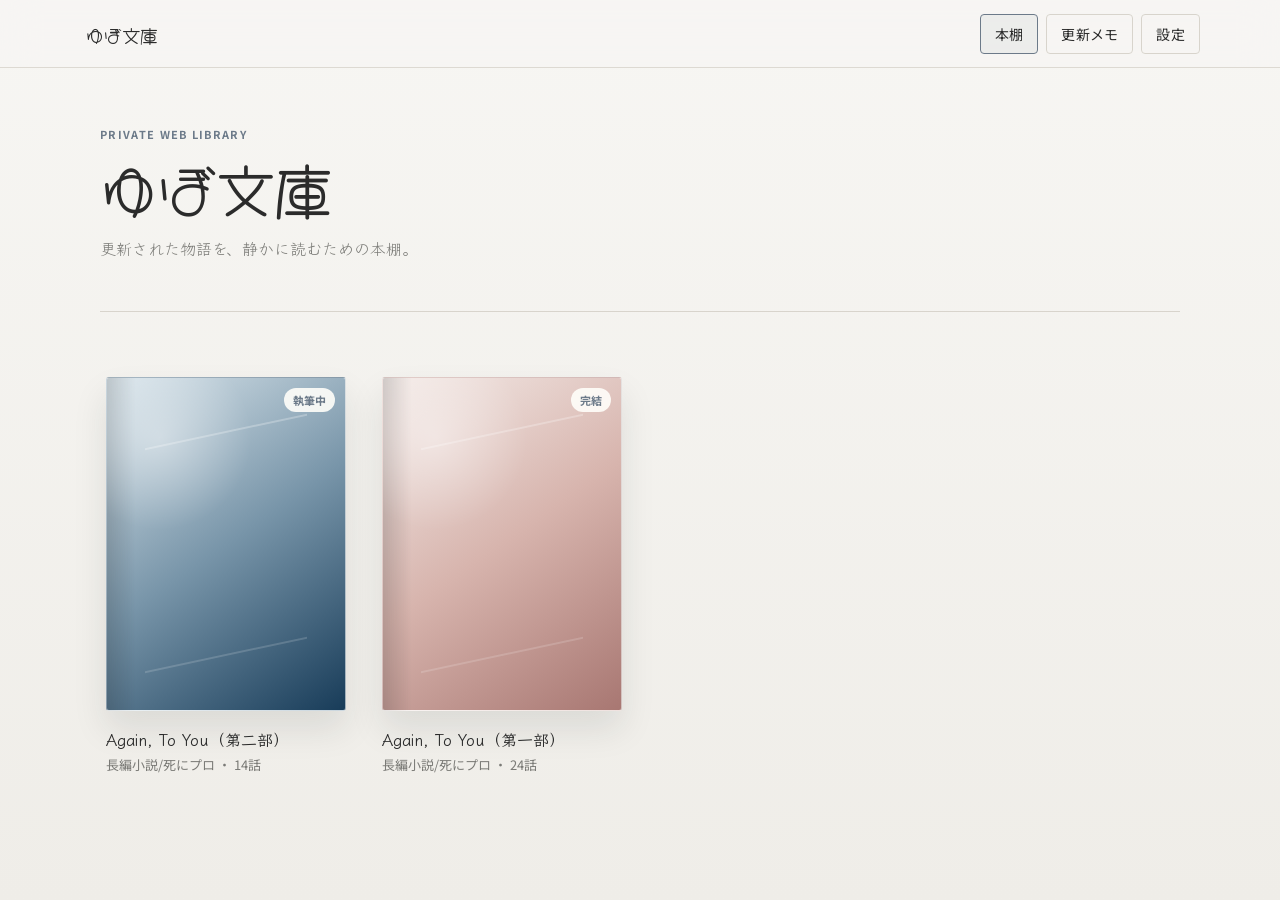
<file: index.html>
<!doctype html>
<html lang="ja">
  <head>
    <meta charset="utf-8">
    <meta name="viewport" content="width=device-width, initial-scale=1">
    <title>ゆぼ文庫</title>
    <meta name="description" content="ゆぼの小さなWeb文庫です。">
    <link rel="preconnect" href="https://fonts.googleapis.com">
    <link rel="preconnect" href="https://fonts.gstatic.com" crossorigin>
    <link href="https://fonts.googleapis.com/css2?family=Hachi+Maru+Pop&family=Klee+One:wght@400;600&family=Noto+Sans+JP:wght@400;500;700&family=Noto+Serif+JP:wght@400;500;600;700&display=swap" rel="stylesheet">
    <link rel="stylesheet" href="./styles.css">
  </head>
  <body>
    <div id="app" class="app-shell"></div>
    <script type="module" src="./main.js"></script>
  </body>
</html>
</file>
<file: styles.css>
:root {
  color-scheme: light;
  --paper: #f7f6f3;
  --paper-deep: #efede8;
  --panel: #fffefa;
  --ink: #2b2b2b;
  --muted: #7a7a76;
  --line: #d8d4cc;
  --blue: #6c7a89;
  --blue-soft: #eceff1;
  --night: #222833;
  --cover-a: #d9e4ec;
  --cover-b: #68869e;
  --cover-c: #173b57;
  --shadow: 0 18px 42px rgba(31, 35, 40, 0.08);
}

* {
  box-sizing: border-box;
}

body {
  margin: 0;
  color: var(--ink);
  background:
    linear-gradient(180deg, var(--paper), var(--paper-deep)),
    radial-gradient(circle at top right, rgba(108, 122, 137, 0.09), transparent 34rem),
    var(--paper);
  font-family: "Noto Sans JP", "Yu Gothic", "Hiragino Sans", "Meiryo", system-ui, sans-serif;
  line-height: 1.85;
  scroll-behavior: smooth;
}

button,
input,
select {
  font-family: "Noto Sans JP", "Yu Gothic", "Hiragino Sans", "Meiryo", system-ui, sans-serif;
}

button {
  cursor: pointer;
}

.app-shell {
  min-height: 100vh;
}

.topbar {
  position: sticky;
  top: 0;
  z-index: 10;
  display: flex;
  align-items: center;
  justify-content: space-between;
  gap: 16px;
  min-height: 68px;
  padding: 0 max(24px, calc((100vw - 1120px) / 2));
  background: rgba(247, 246, 243, 0.9);
  border-bottom: 1px solid rgba(216, 212, 204, 0.84);
  backdrop-filter: blur(18px);
}

.brand {
  display: inline-flex;
  align-items: center;
  gap: 10px;
  border: 0;
  background: transparent;
  color: var(--ink);
  font-family: "Hachi Maru Pop", "Noto Sans JP", "Yu Gothic", "Hiragino Sans", "Meiryo", system-ui, sans-serif;
  font-size: 18px;
  font-weight: 400;
  letter-spacing: 0;
  text-decoration: none;
}

.brand:hover {
  color: var(--blue);
}

.cat-img {
  display: none;
  object-fit: contain;
  object-position: center;
  pointer-events: none;
  user-select: none;
}

.top-cat {
  width: 48px;
  height: 36px;
  opacity: 0.9;
}

.top-actions {
  display: flex;
  align-items: center;
  gap: 8px;
}

.icon-button,
.text-button {
  min-height: 40px;
  border: 1px solid var(--line);
  border-radius: 4px;
  background: transparent;
  color: var(--ink);
  padding: 8px 14px;
  font-size: 14px;
  letter-spacing: 0.02em;
  transition: background 0.2s ease, border-color 0.2s ease, color 0.2s ease;
}

.icon-button:hover,
.text-button:hover,
.text-button.active {
  border-color: var(--blue);
  background: rgba(108, 122, 137, 0.08);
}

.text-button.primary,
.primary-button {
  border-color: var(--blue);
  background: var(--blue);
  color: white;
}

.screen {
  width: min(1080px, calc(100% - 48px));
  margin: 0 auto;
  padding: 56px 0 88px;
}

.hero-row {
  display: flex;
  align-items: end;
  justify-content: space-between;
  gap: 24px;
  margin-bottom: 64px;
  padding-bottom: 32px;
  border-bottom: 1px solid var(--line);
}

.hero-cat {
  width: clamp(86px, 12vw, 126px);
  height: clamp(72px, 10vw, 106px);
  opacity: 0.9;
  flex: 0 0 auto;
}

.eyebrow {
  margin: 0 0 8px;
  color: var(--blue);
  font-family: "Noto Sans JP", "Yu Gothic", sans-serif;
  font-size: 11px;
  font-weight: 700;
  letter-spacing: 0.12em;
  text-transform: uppercase;
}

h1,
h2,
h3,
p {
  margin-top: 0;
}

h1 {
  margin-bottom: 14px;
  font-size: clamp(34px, 5vw, 58px);
  line-height: 1.16;
  letter-spacing: 0.03em;
  font-weight: 700;
}

.hero-row {
  font-family: "Noto Sans JP", "Yu Gothic", "Hiragino Sans", "Meiryo", system-ui, sans-serif;
}

.hero-row .muted,
.shelf-grid,
.book-title,
.book-meta,
.status,
.detail-layout,
.episode-list,
.episode-row,
.episode-number,
.episode-sub {
  font-family: "Klee One", "Noto Sans JP", "Yu Gothic", "Hiragino Sans", "Meiryo", system-ui, sans-serif;
}

.hero-row h1 {
  font-family: "Hachi Maru Pop", "Noto Sans JP", "Yu Gothic", "Hiragino Sans", "Meiryo", system-ui, sans-serif;
  font-weight: 400;
  letter-spacing: 0;
}

.hero-row:has(+ .episode-list) h1 {
  font-family: "Klee One", "Noto Sans JP", "Yu Gothic", "Hiragino Sans", "Meiryo", system-ui, sans-serif;
  font-weight: 400;
}

h2 {
  margin-bottom: 14px;
  font-size: clamp(28px, 3.5vw, 40px);
  line-height: 1.2;
  font-weight: 600;
}

h3 {
  margin-bottom: 8px;
  font-size: 18px;
}

.muted {
  color: var(--muted);
}

.shelf-grid {
  display: grid;
  grid-template-columns: repeat(4, minmax(0, 1fr));
  gap: 34px 24px;
}

.book-card {
  border: 0;
  background: transparent;
  color: var(--ink);
  text-align: left;
  transition: color 0.2s ease, transform 0.2s ease;
}

.book-card:hover {
  color: var(--blue);
  transform: translateY(-2px);
}

.cover {
  position: relative;
  aspect-ratio: 0.72;
  overflow: hidden;
  border: 1px solid rgba(255, 255, 255, 0.48);
  border-radius: 3px;
  background:
    linear-gradient(90deg, rgba(0, 0, 0, 0.16), transparent 12%),
    linear-gradient(145deg, var(--cover-a), var(--cover-b), var(--cover-c));
  box-shadow: 0 18px 34px rgba(31, 35, 40, 0.10);
}

.cover::before {
  content: "";
  position: absolute;
  inset: 16%;
  border-top: 2px solid rgba(255, 255, 255, 0.26);
  border-bottom: 2px solid rgba(255, 255, 255, 0.16);
  transform: skewY(-12deg);
}

.cover::after {
  content: "";
  position: absolute;
  inset: 0;
  background: radial-gradient(circle at 22% 18%, rgba(255, 255, 255, 0.38), transparent 28%);
}

.image-cover {
  background: #eef1f5;
}

.image-cover::before,
.image-cover::after {
  display: none;
}

.image-cover img {
  width: 100%;
  height: 100%;
  display: block;
  object-fit: cover;
}

.status {
  position: absolute;
  top: 10px;
  right: 10px;
  z-index: 1;
  border-radius: 999px;
  padding: 4px 9px;
  background: rgba(255, 254, 250, 0.9);
  color: var(--blue);
  font-size: 11px;
  font-family: "Noto Sans JP", sans-serif;
  font-weight: 700;
}

.book-title {
  margin: 16px 0 4px;
  font-size: 16px;
  font-weight: 600;
  line-height: 1.55;
}

.book-meta {
  color: var(--muted);
  font-family: "Noto Sans JP", sans-serif;
  font-size: 13px;
}

.detail-layout {
  display: grid;
  grid-template-columns: 230px minmax(0, 1fr);
  gap: 56px;
  align-items: start;
}

.detail-cover {
  width: 100%;
}

.detail-panel,
.episode-list,
.note-card {
  border: 1px solid var(--line);
  border-radius: 4px;
  background: rgba(255, 254, 250, 0.72);
  box-shadow: none;
}

.detail-panel {
  position: relative;
  padding: 34px;
}

.detail-cat {
  position: absolute;
  right: 14px;
  bottom: 10px;
  width: 118px;
  height: 82px;
  opacity: 0.88;
  pointer-events: none;
}

.info-list {
  display: flex;
  flex-wrap: wrap;
  gap: 12px;
  margin: 28px 0 32px;
  color: var(--muted);
  font-family: "Noto Sans JP", sans-serif;
  font-size: 14px;
}

.primary-button {
  min-height: 48px;
  width: 100%;
  border: 1px solid var(--blue);
  border-radius: 4px;
  font-family: "Noto Sans JP", sans-serif;
  font-weight: 700;
  letter-spacing: 0.04em;
  transition: background 0.2s ease, border-color 0.2s ease;
}

.primary-button:hover {
  background: #5f6f7f;
  border-color: #5f6f7f;
}

.episode-list {
  display: grid;
  gap: 0;
  overflow: hidden;
}

.episode-row {
  display: grid;
  grid-template-columns: 46px minmax(0, 1fr) 20px;
  gap: 18px;
  align-items: center;
  width: 100%;
  border: 0;
  border-bottom: 1px solid var(--line);
  background: transparent;
  color: var(--ink);
  padding: 22px;
  text-align: left;
  transition: background 0.2s ease;
}

.episode-row:hover {
  background: rgba(108, 122, 137, 0.06);
}

.episode-row:last-child {
  border-bottom: 0;
}

.episode-number {
  display: grid;
  place-items: center;
  width: 42px;
  height: 42px;
  border: 1px solid var(--line);
  border-radius: 4px;
  background: transparent;
  color: var(--blue);
  font-family: "Noto Sans JP", sans-serif;
  font-weight: 700;
}

.episode-sub {
  color: var(--muted);
  font-family: "Noto Sans JP", sans-serif;
  font-size: 13px;
}

.reader-screen {
  width: min(720px, calc(100% - 48px));
}

.reader-screen.vertical-mode {
  width: min(1060px, calc(100% - 36px));
  min-height: calc(100vh - 64px);
  padding: 18px 0 18px;
}

.reader-header {
  position: relative;
  margin-bottom: 52px;
  padding-bottom: 26px;
  border-bottom: 1px solid var(--line);
  font-family: "Klee One", "Noto Sans JP", "Yu Gothic", "Hiragino Sans", "Meiryo", system-ui, sans-serif;
}

.vertical-mode .reader-header {
  display: none;
}

.reader-cat {
  position: absolute;
  right: 0;
  bottom: 8px;
  width: 116px;
  height: 72px;
  opacity: 0.86;
}

.reader-body {
  font-family: var(--reader-family, "Noto Serif JP", "Yu Mincho", "Hiragino Mincho ProN", serif);
  font-size: var(--reader-font, 18px);
  line-height: var(--reader-line, 1.92);
  font-weight: 400;
  letter-spacing: 0.02em;
}

.reader-body.vertical {
  position: relative;
  height: calc(100vh - 190px);
  min-height: 420px;
  overflow: hidden;
  padding: 28px 24px;
  border: 1px solid rgba(216, 212, 204, 0.9);
  border-radius: 4px;
  background: rgba(255, 254, 250, 0.58);
  box-shadow: none;
}

.reader-page-content {
  display: block;
}

.reader-body.vertical .reader-page-content {
  position: absolute;
  top: 28px;
  right: 24px;
  bottom: 28px;
  left: 24px;
  height: auto;
  width: auto;
  display: block;
  writing-mode: horizontal-tb;
}

.reader-body.vertical .reader-page {
  display: none;
  width: 100%;
  height: 100%;
  overflow: hidden;
  writing-mode: vertical-rl;
  text-orientation: mixed;
}

.reader-body.vertical .reader-page.active,
.reader-body.vertical .reader-page.measuring {
  display: block;
}

.reader-paragraph {
  margin: 0 0 1.35em;
  white-space: pre-wrap;
}

.reader-body.vertical .reader-paragraph {
  margin: 0 0 0 1.15em;
}

.reader-illustration {
  margin: 28px 0;
  break-inside: avoid;
}

.reader-body.vertical .reader-illustration {
  display: grid;
  place-items: center;
  width: 100%;
  height: 100%;
  margin: 0;
  writing-mode: horizontal-tb;
}

.reader-illustration img {
  display: block;
  width: 100%;
  max-width: min(82%, 520px);
  max-height: 78%;
  object-fit: contain;
  border-radius: 4px;
  background: rgba(255, 254, 250, 0.82);
  box-shadow: none;
}

.reader-illustration figcaption {
  margin-top: 8px;
  color: var(--muted);
  font-family: "Noto Sans JP", sans-serif;
  font-size: 13px;
  text-align: center;
}

.reader-controls {
  position: sticky;
  bottom: 14px;
  display: flex;
  flex-wrap: wrap;
  align-items: center;
  justify-content: space-between;
  gap: 10px;
  margin-top: 56px;
  padding: 10px;
  border: 1px solid var(--line);
  border-radius: 4px;
  background: rgba(247, 246, 243, 0.92);
  box-shadow: none;
  backdrop-filter: blur(16px);
}

.vertical-mode .reader-controls {
  margin-top: 16px;
}

.page-control-group {
  align-items: center;
}

.page-indicator {
  min-width: 56px;
  color: var(--muted);
  font-family: "Noto Sans JP", sans-serif;
  font-size: 13px;
  font-weight: 700;
  text-align: center;
}

button:disabled {
  cursor: default;
  opacity: 0.45;
}

.control-group {
  display: flex;
  flex-wrap: wrap;
  gap: 8px;
}

.updates {
  display: grid;
  gap: 14px;
}

.settings-panel {
  border: 1px solid var(--line);
  border-radius: 4px;
  padding: 30px;
  background: rgba(255, 254, 250, 0.72);
  box-shadow: none;
}

.settings-panel + .settings-panel {
  margin-top: 18px;
}

.settings-panel h2 {
  margin: 0 0 20px;
  font-size: 20px;
  font-weight: 600;
}

.font-choice-grid,
.reading-choice-grid {
  display: grid;
  grid-template-columns: repeat(3, minmax(0, 1fr));
  gap: 14px;
}

.reading-choice-grid {
  grid-template-columns: repeat(2, minmax(0, 1fr));
}

.font-choice,
.reading-choice {
  display: grid;
  gap: 8px;
  min-height: 178px;
  padding: 20px;
  border: 1px solid var(--line);
  border-radius: 4px;
  background: transparent;
  color: var(--ink);
  text-align: left;
  transition: background 0.2s ease, border-color 0.2s ease;
}

.reading-choice {
  min-height: 118px;
}

.font-choice:hover,
.font-choice.active,
.reading-choice:hover,
.reading-choice.active {
  border-color: var(--blue);
  background: rgba(108, 122, 137, 0.08);
}

.font-choice-title,
.reading-choice-title {
  color: var(--blue);
  font-family: "Noto Sans JP", sans-serif;
  font-size: 19px;
  font-weight: 700;
}

.font-preview-notoSerif {
  font-family: "Noto Serif JP", "Yu Mincho", "Hiragino Mincho ProN", serif;
}

.font-preview-yuMincho {
  font-family: "Yu Mincho", "Hiragino Mincho ProN", "Noto Serif JP", serif;
}

.font-preview-notoSans {
  font-family: "Noto Sans JP", "Yu Gothic", "Hiragino Sans", "Meiryo", sans-serif;
}

.font-choice-sample {
  font-size: 17px;
  line-height: 1.9;
}

.font-choice-description,
.reading-choice-description {
  color: var(--muted);
  font-family: "Noto Sans JP", sans-serif;
  font-size: 13px;
}

.note-card {
  position: relative;
  padding: 28px;
}

.note-cat {
  position: absolute;
  right: 16px;
  bottom: 10px;
  width: 92px;
  height: 70px;
  opacity: 0.82;
}

.note-top {
  display: flex;
  justify-content: space-between;
  gap: 16px;
  color: var(--muted);
  font-family: "Noto Sans JP", sans-serif;
  font-size: 13px;
}

.empty {
  padding: 36px;
  border: 1px dashed var(--line);
  border-radius: 4px;
  color: var(--muted);
  background: rgba(255, 254, 250, 0.62);
}

@media (max-width: 820px) {
  .shelf-grid {
    grid-template-columns: repeat(2, minmax(0, 1fr));
    gap: 28px 18px;
  }

  .font-choice-grid,
  .reading-choice-grid {
    grid-template-columns: 1fr;
  }

  .detail-layout {
    grid-template-columns: 1fr;
    gap: 32px;
  }

  .detail-cover {
    width: min(210px, 58vw);
  }
}

@media (max-width: 700px) {
  .reader-controls {
    align-items: stretch;
    flex-direction: column;
  }

  .control-group {
    justify-content: space-between;
  }
}

@media (max-width: 520px) {
  .topbar {
    min-height: 60px;
    padding-inline: 14px;
  }

  .top-actions {
    gap: 5px;
  }

  .text-button {
    padding-inline: 8px;
    font-size: 12px;
  }

  .screen {
    width: min(100% - 32px, 1060px);
    padding: 38px 0 64px;
  }

  .hero-row {
    align-items: flex-start;
    margin-bottom: 42px;
    padding-bottom: 24px;
  }

  .hero-cat {
    width: 72px;
    height: 62px;
  }

  .detail-cat,
  .reader-cat,
  .note-cat {
    display: none;
  }

  .reader-body.vertical {
    height: calc(100vh - 230px);
    min-height: 360px;
    padding: 20px 16px;
  }

  .reader-body.vertical .reader-page-content {
    top: 22px;
    right: 18px;
    bottom: 22px;
    left: 18px;
  }

  .reader-controls {
    align-items: stretch;
    flex-direction: column;
    margin-top: 28px;
  }

  .control-group {
    justify-content: space-between;
  }
}
</file>
